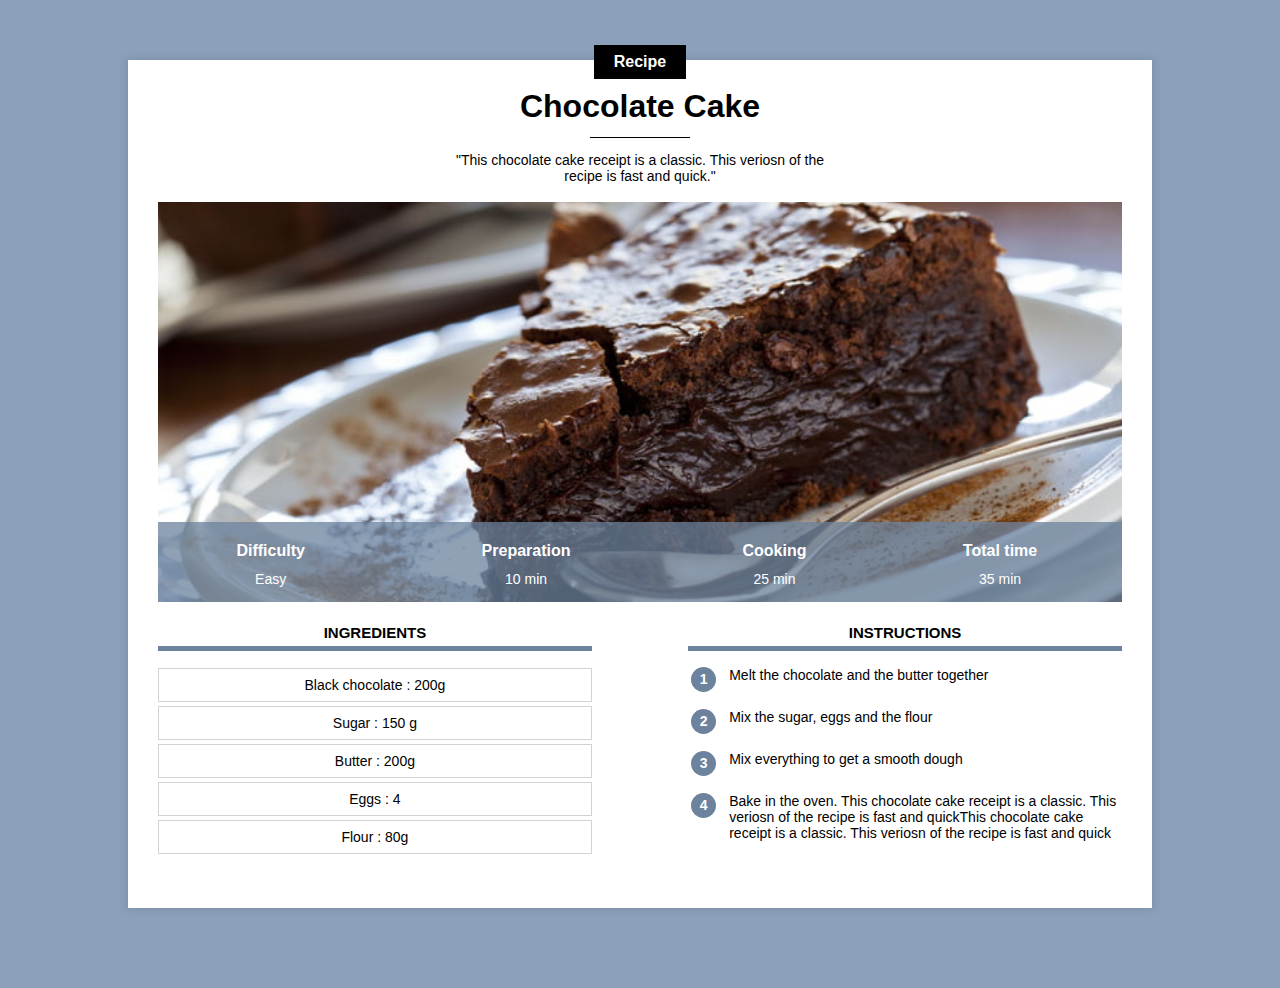
<file: index.html>
<!DOCTYPE html>
<html lang="en">
    <head>
        <title>Chocolate Cake</title>
        <meta charset="UTF-8"> 
        <link rel="stylesheet" href="Cake-Resept2.css">  
         
    </head>
        
        <body>
            <!-- Comment in HTML -->
            
            
            
            <div class="content">
               
                <div class="center category">
                    <p class="category">Recipe</p>
                </div>

                <h1 >Chocolate Cake</h1>

                <div class="seperator"></div>
            

                <div class="center">
                    <p class="description"> "This chocolate cake receipt is a classic. This veriosn of the recipe is fast and quick."</p>
                </div>        
                                           
                <div class="info">
                    <img class="center info" src="cake.jpg">
            
            
                    <table class="info">
                        <tr class="center">
                            <th>Difficulty</th>
                            <th>Preparation</th>
                            <th>Cooking</th>
                            <th>Total time</th>
                        </tr>
                        <tr class="center">
                            <td>Easy</td>
                            <td>10 min</td>
                            <td>25 min</td>
                            <td>35 min</td>
                        </tr>
                    </table>
                </div>
       

            <!-- LISTS 
            
                -- unordered lists (ul)
                -- orddred list (ol)
                -- list items (li)

            -->
                <div>
                    <div class="col1 col">
                        <h2>Ingredients</H4>
                    
                        <div class="ingridiens">
                            <p>Black chocolate : 200g</p>
                            <p>Sugar : 150 g</p>
                            <p>Butter : 200g</p>
                            <p>Eggs : 4</p>
                            <p>Flour : 80g</p>  
                        </div>
                    </div>
                    
                    <div class="col2 col">            
                        <h2>Instructions</h2>
                        <table  class="instructions">
                            <tr><td><p class="number">1</p></td><td class="instruction_step">Melt the chocolate and the butter together</td></tr>
                            <tr><td><p class="number">2</p></td><td class="instruction_step">Mix the sugar, eggs and the flour</td></tr>
                            <tr><td><p class="number">3</p></td><td class="instruction_step">Mix everything to get a smooth dough</td></tr>
                            <tr><td><p class="number">4</p></td><td class="instruction_step">Bake in the oven. This chocolate cake receipt is a classic. This veriosn of the recipe is fast and quickThis chocolate cake receipt is a classic. This veriosn of the recipe is fast and quick </td></tr>
                        </table>
                    </div>
                </div>
            </div> 
        </body>
</html>
</file>
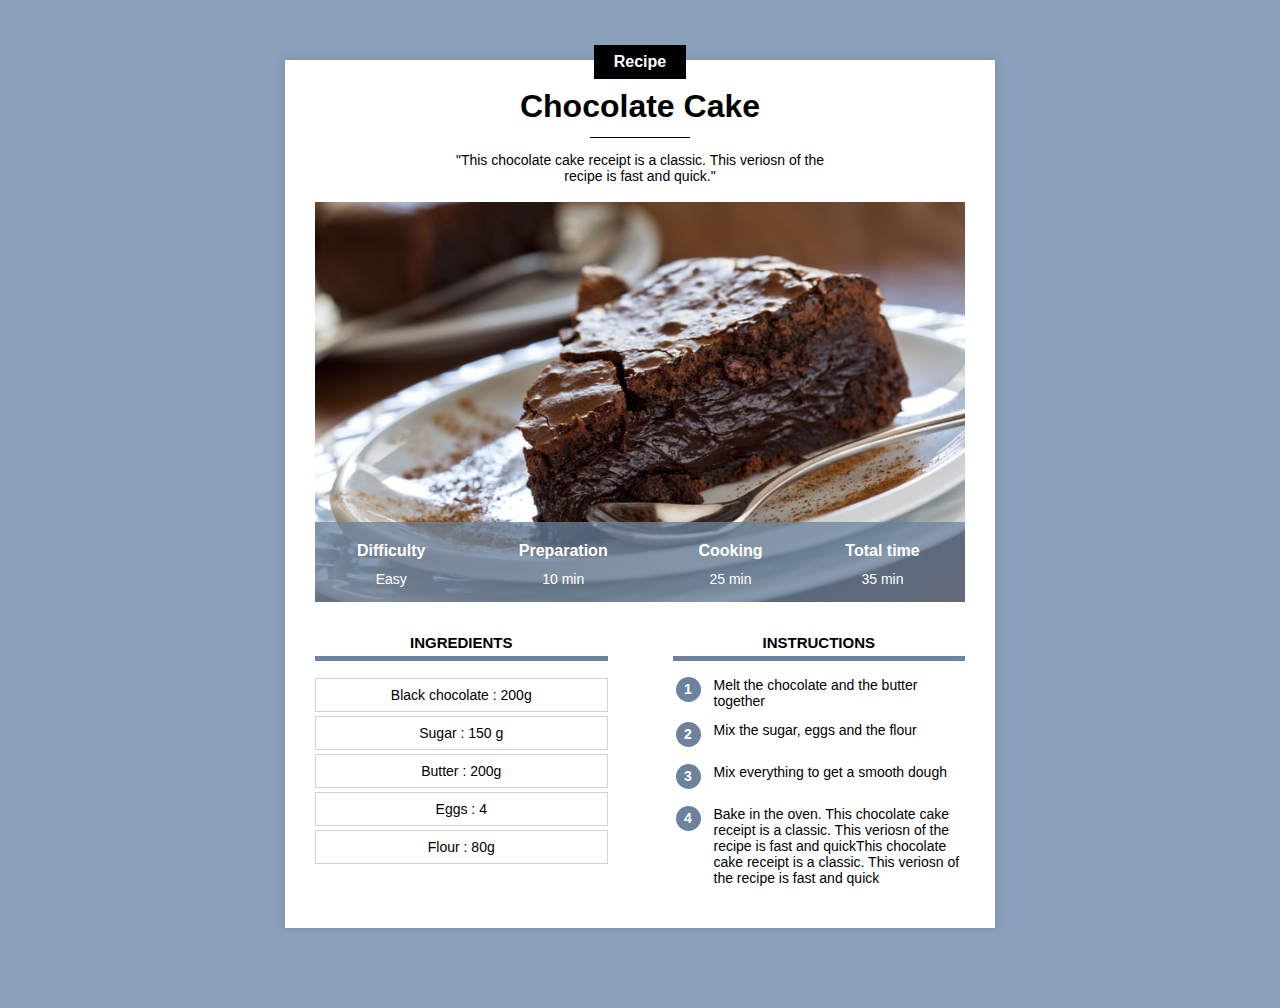
<file: recipe-mobile.html>
<!DOCTYPE html>
<html lang="en">
    <head>
        <title>Chocolate Cake</title>
        <meta charset="UTF-8"> 
        <meta name="viewport" content="width=device-width, initial-scale=1.0">
        <link rel="stylesheet" href="recipe-mobile.css">  
         
    </head>
        
        <body>
            <!-- Comment in HTML -->
            
            
            
            <div class="content">
               
                <div class="center category">
                    <p class="category">Recipe</p>
                </div>

                <h1 >Chocolate Cake</h1>

                <div class="seperator"></div>
            

                <div class="center">
                    <p class="description"> "This chocolate cake receipt is a classic. This veriosn of the recipe is fast and quick."</p>
                </div>        
                                           
                <div class="info">
                    <img class="center info" src="cake.jpg">
            
            
                    <table class="info">
                        <tr class="center">
                            <th>Difficulty</th>
                            <th>Preparation</th>
                            <th>Cooking</th>
                            <th>Total time</th>
                        </tr>
                        <tr class="center">
                            <td>Easy</td>
                            <td>10 min</td>
                            <td>25 min</td>
                            <td>35 min</td>
                        </tr>
                    </table>
                </div>
       

            <!-- LISTS 
            
                -- unordered lists (ul)
                -- orddred list (ol)
                -- list items (li)

            -->
                <div>
                    <div class="col1 col">
                        <h2>Ingredients</H4>
                    
                        <div class="ingridiens">
                            <p>Black chocolate : 200g</p>
                            <p>Sugar : 150 g</p>
                            <p>Butter : 200g</p>
                            <p>Eggs : 4</p>
                            <p>Flour : 80g</p>  
                        </div>
                    </div>
                    
                    <div class="col2 col">            
                        <h2>Instructions</h2>
                        <table  class="instructions">
                            <tr><td><p class="number">1</p></td><td class="instruction_step">Melt the chocolate and the butter together</td></tr>
                            <tr><td><p class="number">2</p></td><td class="instruction_step">Mix the sugar, eggs and the flour</td></tr>
                            <tr><td><p class="number">3</p></td><td class="instruction_step">Mix everything to get a smooth dough</td></tr>
                            <tr><td><p class="number">4</p></td><td class="instruction_step">Bake in the oven. This chocolate cake receipt is a classic. This veriosn of the recipe is fast and quickThis chocolate cake receipt is a classic. This veriosn of the recipe is fast and quick </td></tr>
                        </table>
                    </div>
                </div>
            </div> 
        </body>
</html>
</file>
<file: Cake-Resept2.css>
*{
    overflow: auto;
}

body {
    background-color: #8BA1BB;
    font-family: Arial;
    margin: 0;
}


div.content {
    background-color: white;
    margin: 60px 10% 80px 10%;
    padding : 0px 30px 30px 30px;
    min-width: 350px;
    box-shadow: 0px 0px 8px 2px rgba(0, 0, 0, 0.1);
    overflow: visible;

}

h1 {
    text-align: center;
    margin-top: 5px;
    margin-bottom: 12px;
}

p.description {
    text-align: center;;
    max-width: 400px;
    display: inline-block;
    font-size: 14px;
}

.center {
    text-align: center;
    width: 100%;
}

div.category{
    margin-bottom: 0px;
    margin-top: 0px;
    overflow: visible;
}         

p.category {
    background-color: black;
    color: white;
    display: inline-block;
    margin-top: -15px;
    margin-bottom: 0px;
    padding: 8px 20px;
    font-weight: bold;
    font-size: 16px;
}

div.seperator {
    height: 1px;
    width: 100px;
    background-color: black;
    margin-left: auto;
    margin-right: auto;
}

div.info {
    position:relative; 
}

table.info {
    position:absolute; 
    bottom:0; 
    width: 100%; 
    color: white; 
    background-color: #6c829dC0;
    height: 80px;
}

table.info td {
    text-align: center;
    vertical-align: top;
    font-size: 14px;
}

table.info th {
     vertical-align: bottom;
     padding-bottom: 8px;
     font-size: 16px
}

img.info  {
    display: block;
    max-height: 400px;
    object-fit: cover;
    min-height: 200px;
    background-color: lightgray;
    

}

div.col{
    width: 45%;
    margin-top: 10px;
}

div.col h2 {
    text-align: center;
    text-transform: uppercase;
    font-size: 15px;
    border-bottom: 5px solid #6C829D;
    padding-bottom: 5px;
    
}

div.col1 {
    display: inline-block;
    margin-right: 10%;
    margin-bottom: 20px;
   }

div.col2 {
    float: right;
}

div.ingridiens p{
    text-align: center;
    font-size: 14px;
    padding: 8px 0;
    border: 1px solid lightgray;
    margin-top: 4px;
    margin-bottom: 0;
}


table.instructions p.number{
    background-color: #6C829D;
    color: white;
    font-size: 14px;
    font-weight: bold;
    width: 25px;
    height: 25px;
    text-align: center;
    padding-top: 4px;
    box-sizing: border-box;
    border-radius: 50%;
    margin: 0;
}

table.instructions td.instruction_step {
    font-size: 14px;
    padding-bottom: 10px;
    padding-left: 10px;      
}

table.instructions td {
    vertical-align: top;

}

table.instructions tr {
    height: 40px;

}
</file>
<file: recipe-mobile.css>
*{
    overflow: auto;
}

body {
    background-color: #8BA1BB;
    font-family: Arial;
    margin: 0;
}


div.content {
    background-color: white;
    margin: 40px 8px 40px 8px;
    padding : 0px 8px 20px 8px;
    /*min-width: 350px;*/
    box-shadow: 0px 0px 8px 2px rgba(0, 0, 0, 0.1);
    overflow: visible;

}

h1 {
    text-align: center;
    margin-top: 5px;
    margin-bottom: 12px;
}

p.description {
    text-align: center;;
    max-width: 400px;
    display: inline-block;
    font-size: 14px;
}

.center {
    text-align: center;
    width: 100%;
}

div.category{
    margin-bottom: 0px;
    margin-top: 0px;
    overflow: visible;
}         

p.category {
    background-color: black;
    color: white;
    display: inline-block;
    margin-top: -15px;
    margin-bottom: 0px;
    padding: 8px 20px;
    font-weight: bold;
    font-size: 16px;
}

div.seperator {
    height: 1px;
    width: 100px;
    background-color: black;
    margin-left: auto;
    margin-right: auto;
}

div.info {
    position:relative; 
}

table.info {
    position:absolute; 
    bottom:0; 
    width: 100%; 
    color: white; 
    background-color: #6c829dC0;
    height: 50px;
}

table.info td {
    text-align: center;
    vertical-align: top;
    font-size: 12px;
}

table.info th {
     vertical-align: bottom;
     padding-bottom: 8px;
     font-size: 14px
}

img.info  {
    display: block;
    max-height: 400px;
    object-fit: cover;
    min-height: 200px;
    background-color: lightgray;
    

}

div.col{
    width: 100%;
    margin-top: 20px;
}

div.col h2 {
    text-align: center;
    text-transform: uppercase;
    font-size: 15px;
    border-bottom: 5px solid #6C829D;
    padding-bottom: 5px;
    
}

div.col1 {
    display: inline-block;
    margin-right: 10%;
    margin-bottom: 20px;
   }

div.col2 {
    /*float: right;*/
}

div.ingridiens p{
    text-align: center;
    font-size: 14px;
    padding: 8px 0;
    border: 1px solid lightgray;
    margin-top: 4px;
    margin-bottom: 0;
}


table.instructions p.number{
    background-color: #6C829D;
    color: white;
    font-size: 14px;
    font-weight: bold;
    width: 25px;
    height: 25px;
    text-align: center;
    padding-top: 4px;
    box-sizing: border-box;
    border-radius: 50%;
    margin: 0;
}

table.instructions td.instruction_step {
    font-size: 14px;
    padding-bottom: 10px;
    padding-left: 10px;      
}

table.instructions td {
    vertical-align: top;

}

table.instructions tr {
    height: 40px;

}


/* Desktop styles*/
@media only screen and (min-width: 768px) {
    div.content {
        margin: 60px 10% 80px 10%;
        padding : 0px 30px 30px 30px;
        min-width: 350px; 
    }
    
    table.info {
         height: 80px;
    }
    
    table.info td {
         font-size: 14px;
    }

    table.info th {
         font-size: 16px
    }

    div.col{
        width: 45%;
    }
    
    div.col1 {
        margin-right: 10%;
       }
    
    div.col2 {
        float: right;
    }
}

/*Very large screen (above 900px)*/
@media only screen and (min-width: 900px) {
 
    div.content {
        margin-left: auto;
        margin-right: auto;
        width: 650px;
    }

}
</file>
